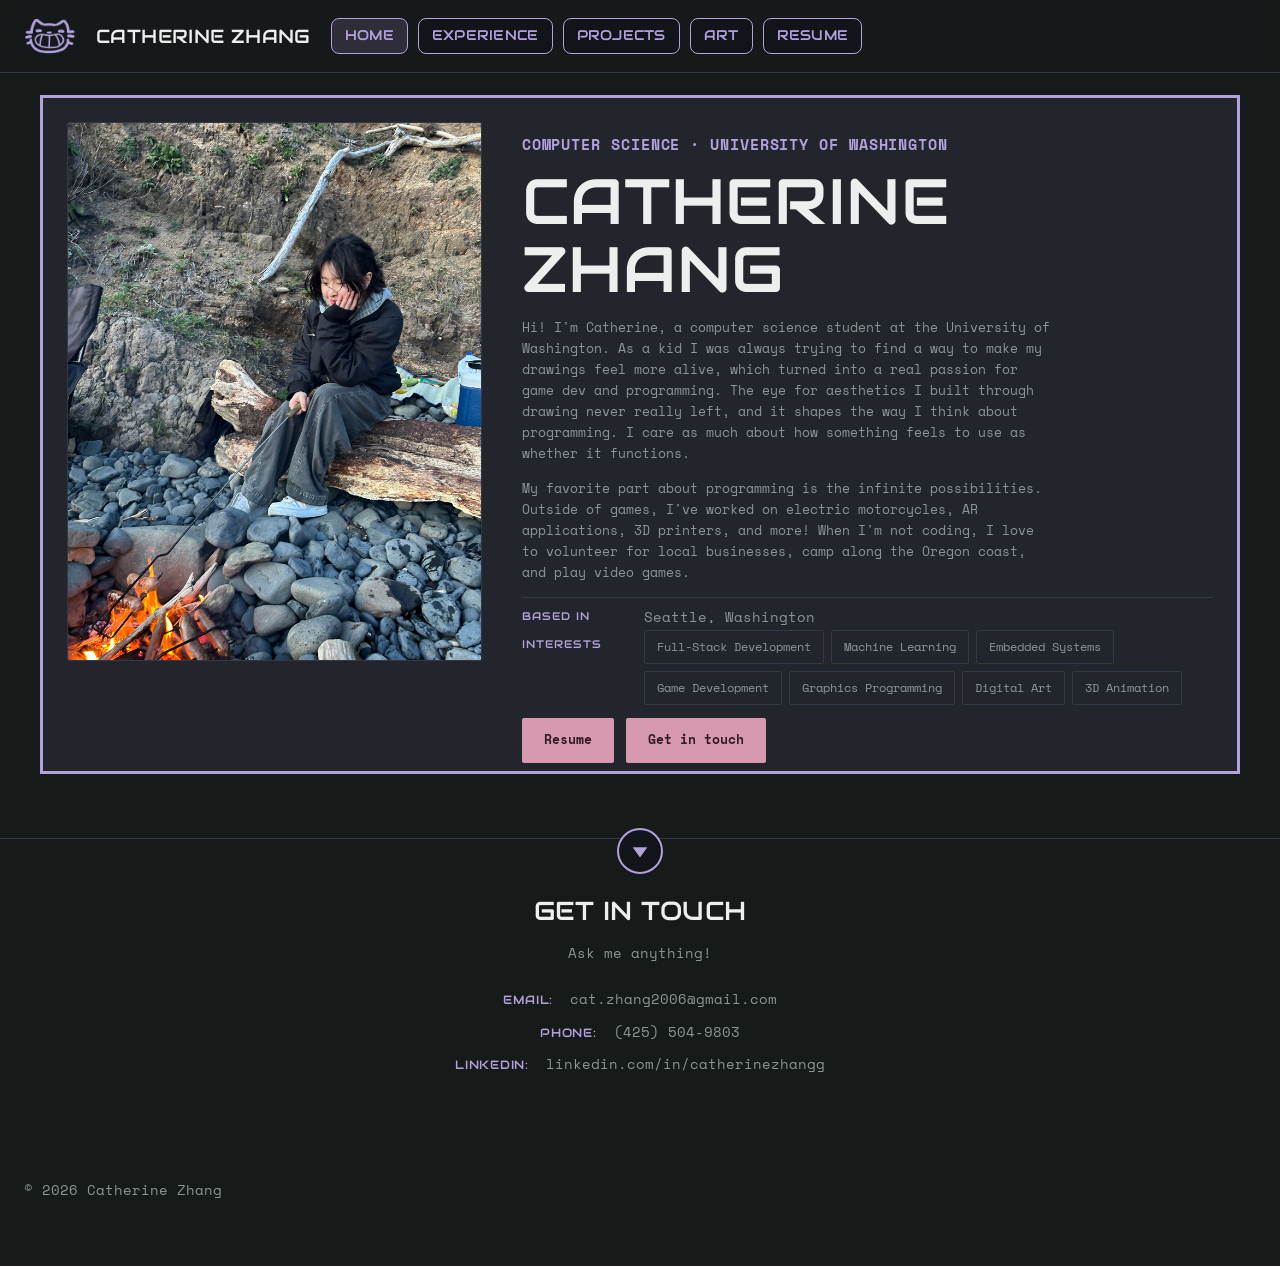
<file: index.html>
<!DOCTYPE html>
<html lang="en">
<head>
<meta charset="UTF-8">
<meta name="viewport" content="width=device-width, initial-scale=1.0">
<title>Catherine</title>
<link rel="icon" type="image/png" href="assets/logo.png">
<link rel="apple-touch-icon" href="assets/logo.png">
<link rel="stylesheet" href="styles.css">
</head>
<body>

<nav class="site-nav">
  <div class="wrap">
    <div class="nav-left">
      <div class="nav-logo">
        <img src="assets/logo.png" alt="Catherine Zhang logo">
      </div>
      <div class="nav-name">Catherine Zhang</div>
      <ul class="nav-links">
        <li><a href="index.html">Home</a></li>
        <li><a href="experience.html">Experience</a></li>
        <li><a href="projects.html">Projects</a></li>
        <li><a href="art.html">Art</a></li>
        <li><a href="resume.html">Resume</a></li>
      </ul>
    </div>
  </div>
</nav>

<section class="hero">
  <div class="wrap">
    <div class="hero-panel">
      <div class="hero-photo">
        <img src="assets/campfire.jpg" alt="Catherine Zhang">
      </div>
      <div class="hero-text">
        <div class="eyebrow">COMPUTER SCIENCE · UNIVERSITY OF WASHINGTON</div>
        <h1>Catherine Zhang</h1>
        <p class="bio">
          Hi! I'm Catherine, a computer science student at the University of Washington.
          As a kid I was always trying to find a way to make my drawings feel more alive,
          which turned into a real passion for game dev and programming. The eye for
          aesthetics I built through drawing never really left, and it shapes the way I think
          about programming. I care as much about how something feels to use as whether it functions.
        </p>
        <p class="bio">
          My favorite part about programming is the infinite possibilities. Outside of games, I've worked on
          electric motorcycles, AR applications, 3D printers, and more!
          When I'm not coding, I love to volunteer for local businesses, camp along the Oregon coast,
          and play video games.
        </p>
        <dl class="facts">
          <div class="row">
            <dt>Based in</dt>
            <dd>Seattle, Washington</dd>
          </div>
          <div class="row">
            <dt>Interests</dt>
            <dd class="focus-tags">
              <span class="tag">Full-Stack Development</span>
              <span class="tag">Machine Learning</span>
              <span class="tag">Embedded Systems</span>
              <span class="tag">Game Development</span>
              <span class="tag">Graphics Programming</span>
              <span class="tag">Digital Art</span>
              <span class="tag">3D Animation</span>
            </dd>
          </div>
        </dl>
        <div class="button-row">
          <a class="btn" href="resume.html">Resume</a>
          <a class="btn" href="#contact">Get in touch</a>
        </div>
      </div>
    </div>
  </div>
</section>

<section class="section contact-section" id="contact">
  <div class="wrap">
    <h2>Get in touch</h2>
    <p class="contact-lead">
      Ask me anything!
    </p>
    <ul class="contact-list">
      <li>
        <span class="contact-label">Email:</span>
        <a href="mailto:cat.zhang2006@gmail.com">cat.zhang2006@gmail.com</a>
      </li>
      <li>
        <span class="contact-label">Phone:</span>
        <a href="tel:+14255049803">(425) 504-9803</a>
      </li>
      <li>
        <span class="contact-label">LinkedIn:</span>
        <a href="https://www.linkedin.com/in/catherinezhangg/" target="_blank" rel="noopener">linkedin.com/in/catherinezhangg</a>
      </li>
    </ul>
  </div>
</section>

<footer>
  <div class="wrap">&copy; 2026 Catherine Zhang</div>
</footer>

<button class="scroll-cue" type="button" aria-label="Scroll down">
  <svg viewBox="0 0 24 24" fill="currentColor" aria-hidden="true">
    <polygon points="4,8 20,8 12,19"></polygon>
  </svg>
</button>

<script src="data.js"></script>
<script src="script.js"></script>
</body>
</html>
</file>
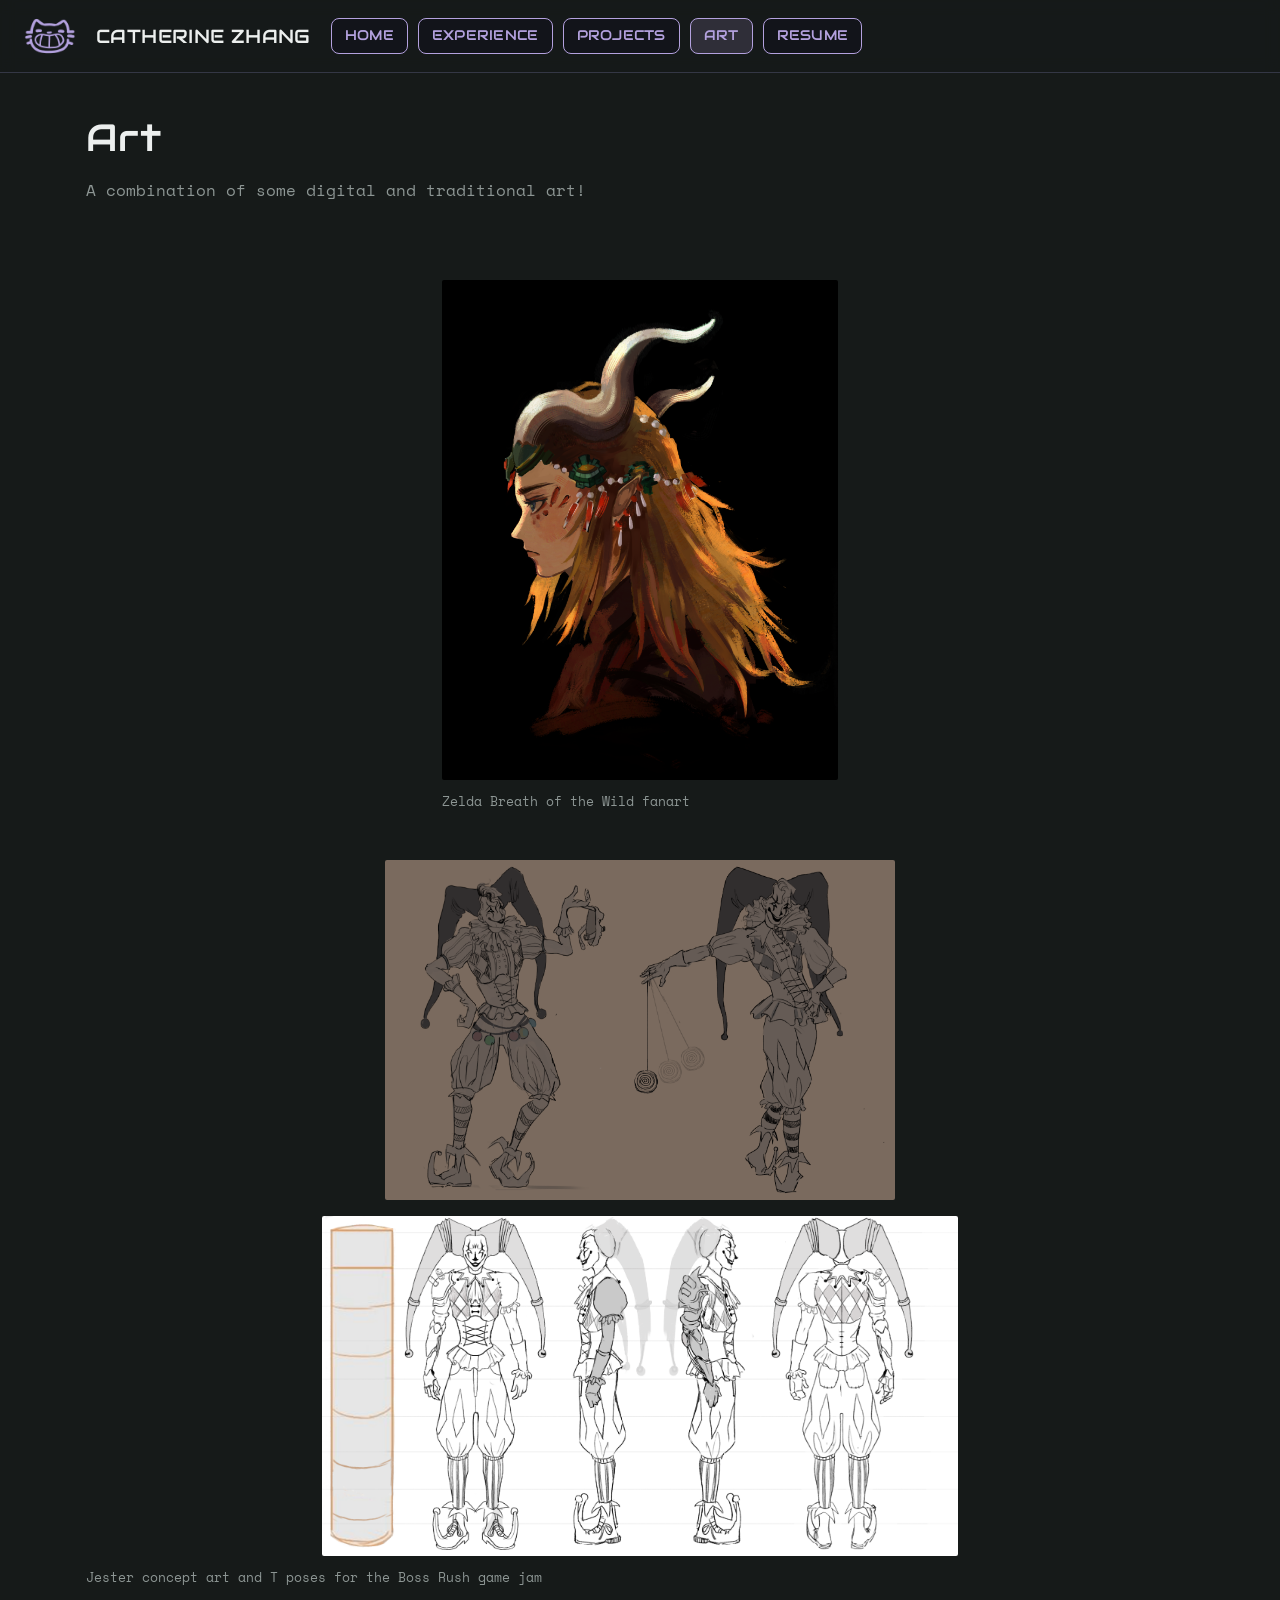
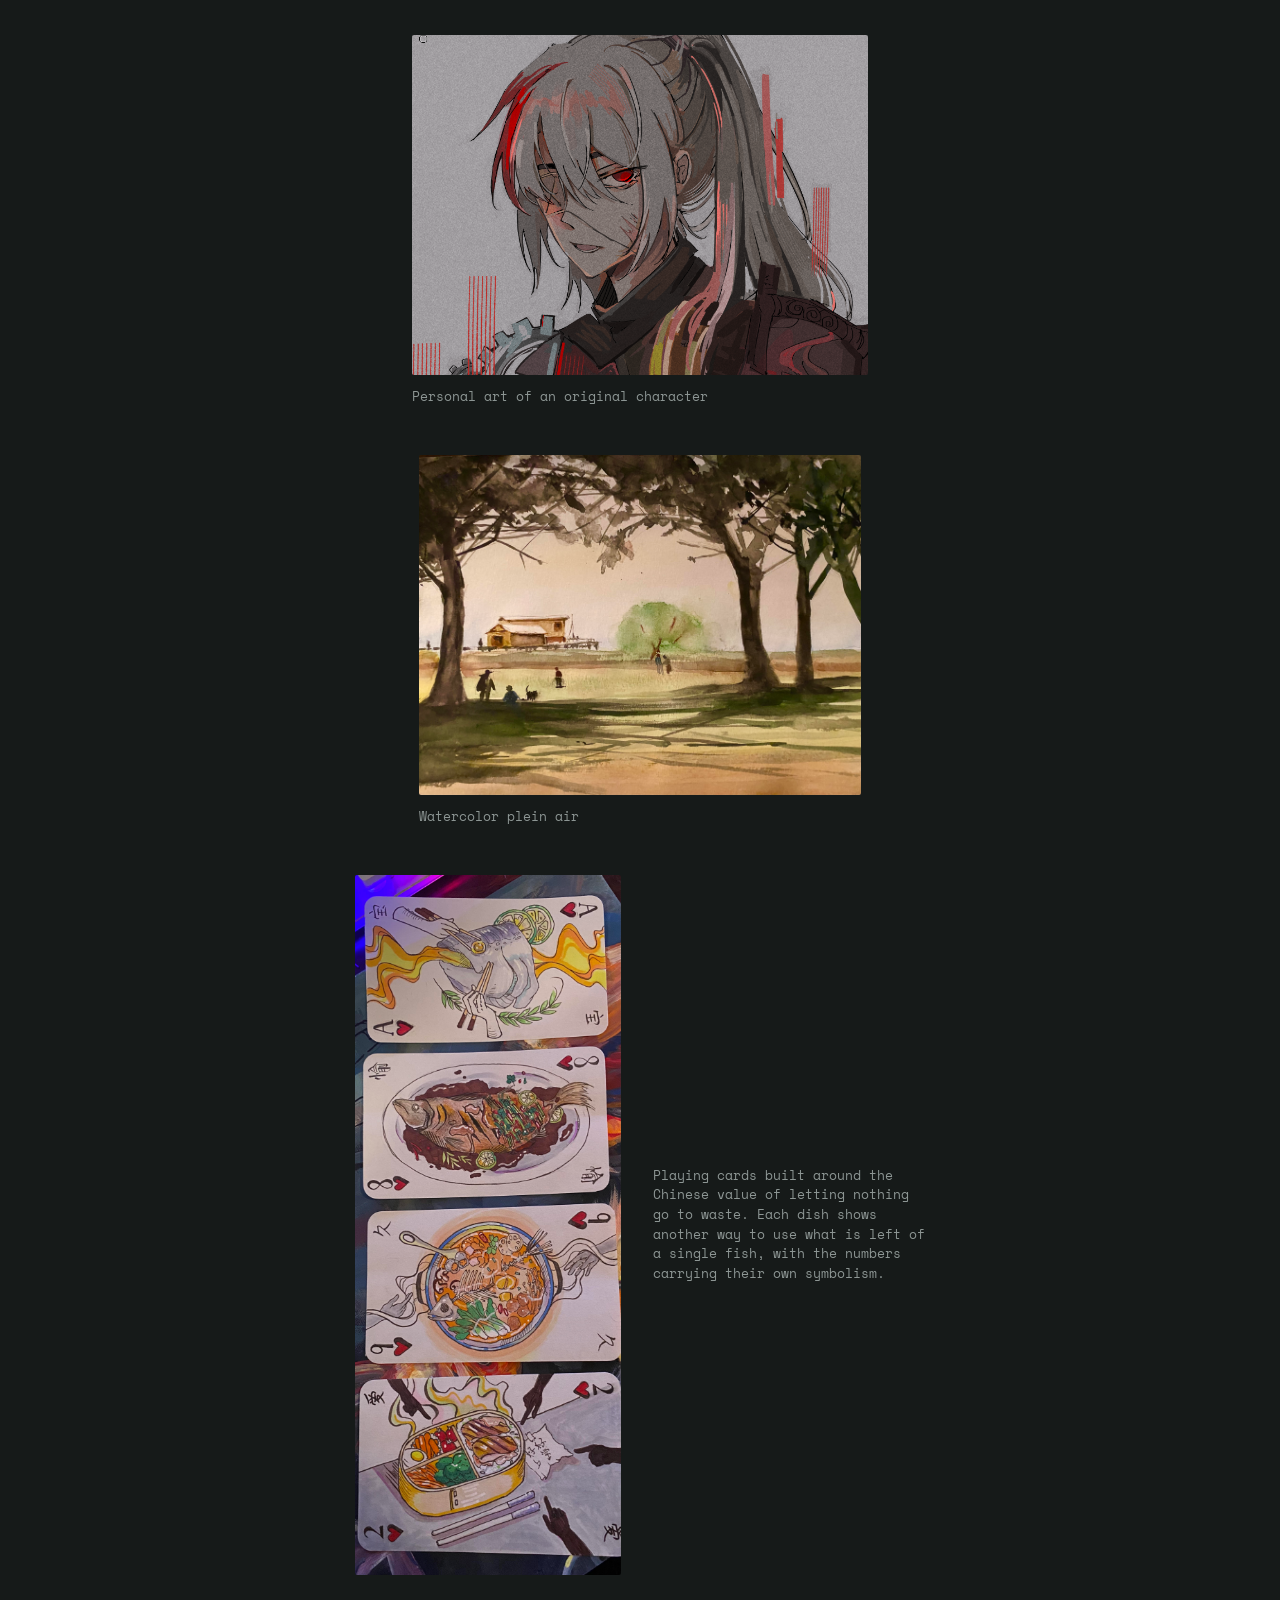
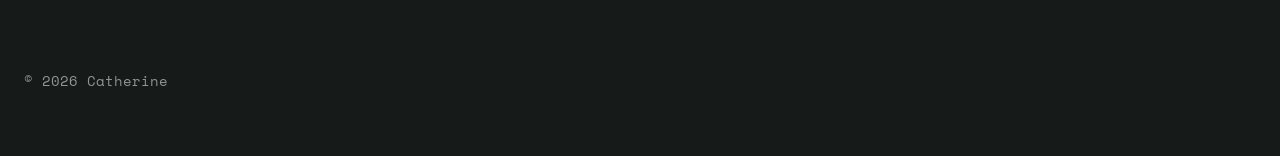
<file: art.html>
<!DOCTYPE html>
<html lang="en">
<head>
<meta charset="UTF-8">
<meta name="viewport" content="width=device-width, initial-scale=1.0">
<title>Art — Catherine</title>
<link rel="icon" type="image/png" href="assets/logo.png">
<link rel="apple-touch-icon" href="assets/logo.png">
<link rel="stylesheet" href="styles.css">
</head>
<body>

<nav class="site-nav">
  <div class="wrap">
    <div class="nav-left">
      <div class="nav-logo">
        <img src="assets/logo.png" alt="Catherine Zhang logo">
      </div>
      <div class="nav-name">Catherine Zhang</div>
      <ul class="nav-links">
        <li><a href="index.html">Home</a></li>
        <li><a href="experience.html">Experience</a></li>
        <li><a href="projects.html">Projects</a></li>
        <li><a href="art.html">Art</a></li>
        <li><a href="resume.html">Resume</a></li>
      </ul>
    </div>
  </div>
</nav>

<header class="page-header inset">
  <div class="wrap">
    <h1>Art</h1>
    <p>A combination of some digital and traditional art!</p>
  </div>
</header>

<section class="section" style="border-top: none;">
  <div class="wrap">
    <div class="art-grid" id="art-grid"></div>
  </div>
</section>

<footer>
  <div class="wrap">&copy; 2026 Catherine</div>
</footer>

<script src="data.js"></script>
<script src="script.js"></script>
</body>
</html>
</file>
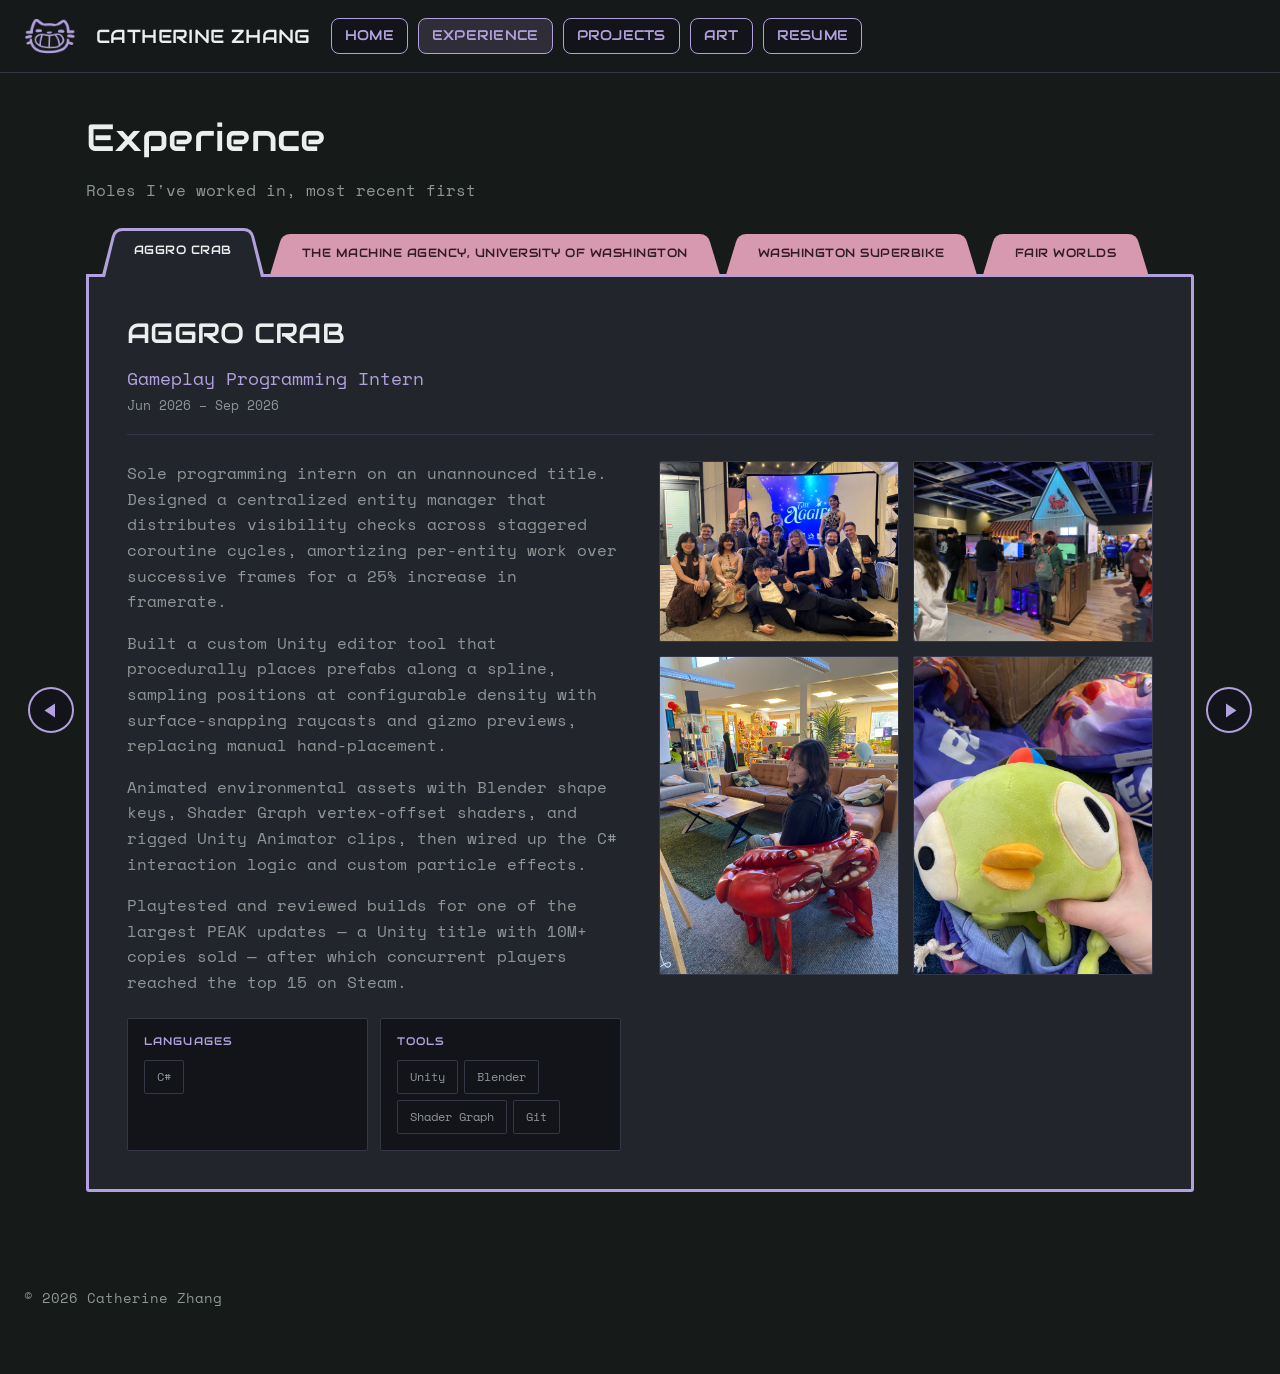
<file: experience.html>
<!DOCTYPE html>
<html lang="en">
<head>
<meta charset="UTF-8">
<meta name="viewport" content="width=device-width, initial-scale=1.0">
<title>Experience — Catherine Zhang</title>
<link rel="icon" type="image/png" href="assets/logo.png">
<link rel="apple-touch-icon" href="assets/logo.png">
<link rel="stylesheet" href="styles.css">
</head>
<body>

<nav class="site-nav">
  <div class="wrap">
    <div class="nav-left">
      <div class="nav-logo">
        <img src="assets/logo.png" alt="Catherine Zhang logo">
      </div>
      <div class="nav-name">Catherine Zhang</div>
      <ul class="nav-links">
        <li><a href="index.html">Home</a></li>
        <li><a href="experience.html">Experience</a></li>
        <li><a href="projects.html">Projects</a></li>
        <li><a href="art.html">Art</a></li>
        <li><a href="resume.html">Resume</a></li>
      </ul>
    </div>
  </div>
</nav>

<header class="page-header inset">
  <div class="wrap">
    <h1>Experience</h1>
    <p>Roles I've worked in, most recent first</p>
  </div>
</header>

<section class="section folder-section">
  <div class="wrap">
    <div id="experience-folder"></div>
  </div>
</section>

<footer>
  <div class="wrap">&copy; 2026 Catherine Zhang</div>
</footer>

<script src="data.js"></script>
<script src="script.js"></script>
</body>
</html>
</file>
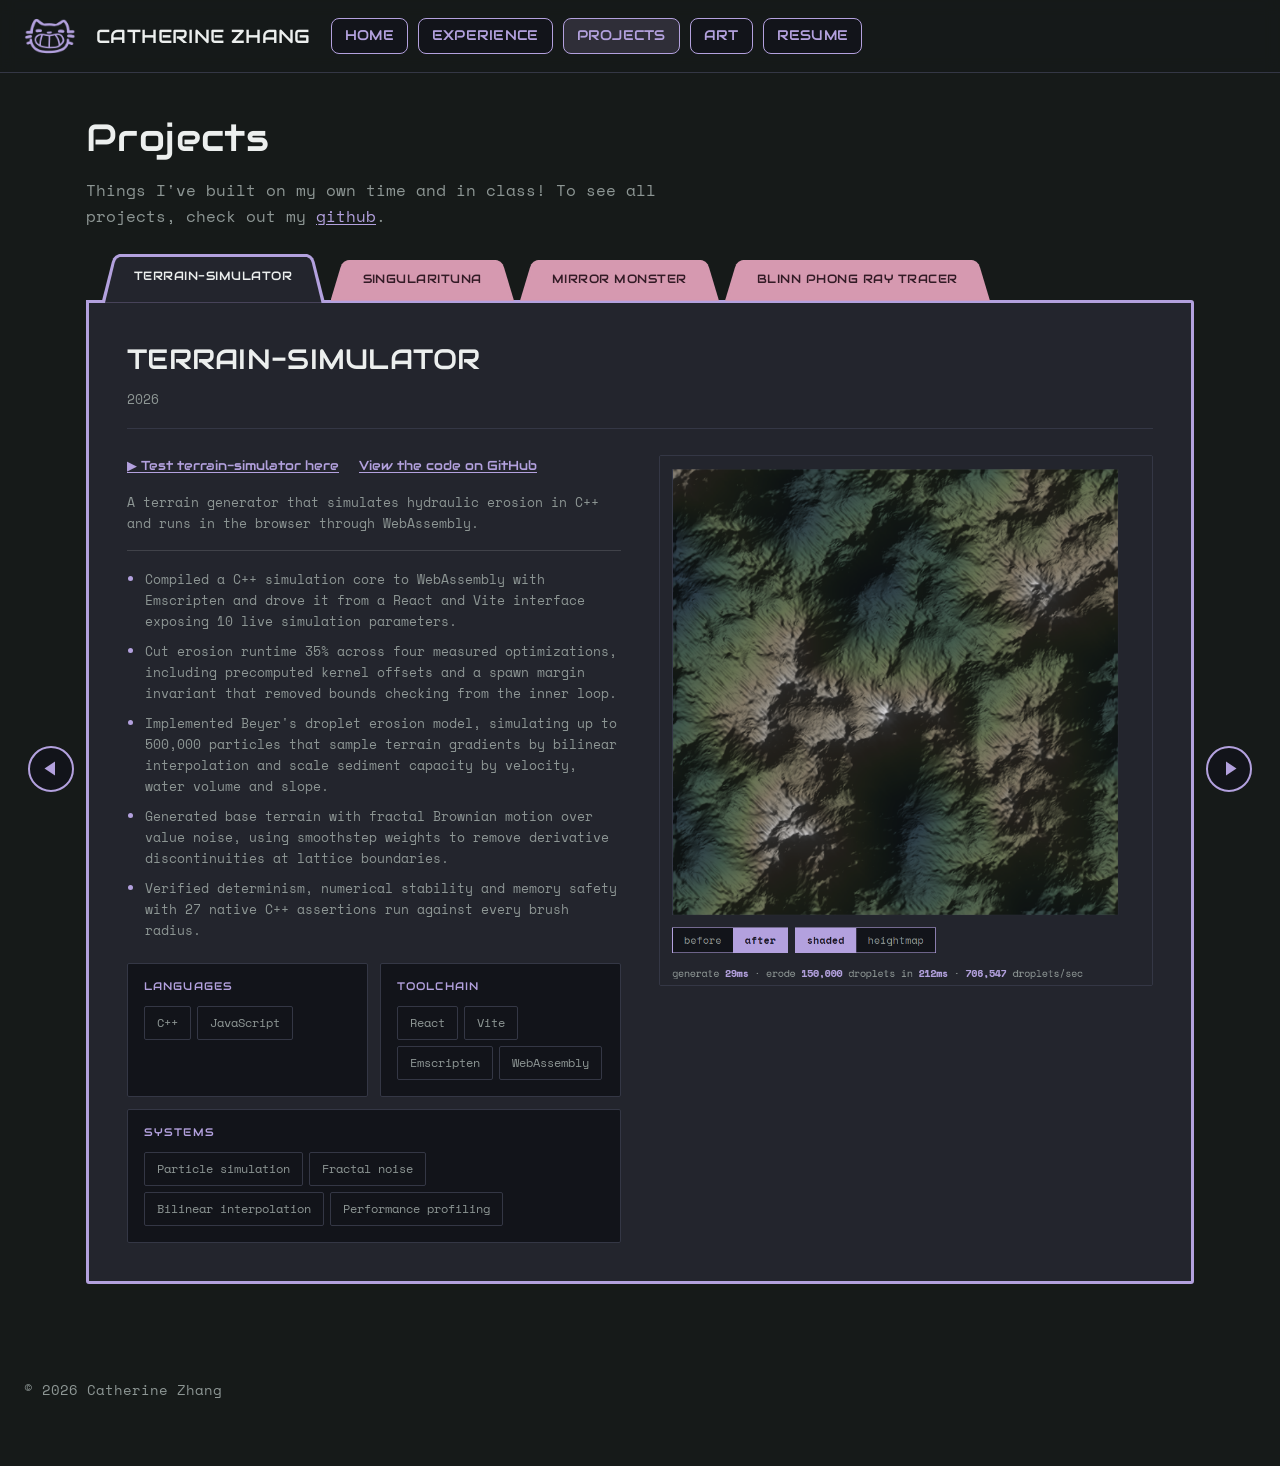
<file: projects.html>
<!DOCTYPE html>
<html lang="en">
<head>
<meta charset="UTF-8">
<meta name="viewport" content="width=device-width, initial-scale=1.0">
<title>Projects — Catherine Zhang</title>
<link rel="icon" type="image/png" href="assets/logo.png">
<link rel="apple-touch-icon" href="assets/logo.png">
<link rel="stylesheet" href="styles.css">
</head>
<body>

<nav class="site-nav">
  <div class="wrap">
    <div class="nav-left">
      <div class="nav-logo">
        <img src="assets/logo.png" alt="Catherine Zhang logo">
      </div>
      <div class="nav-name">Catherine Zhang</div>
      <ul class="nav-links">
        <li><a href="index.html">Home</a></li>
        <li><a href="experience.html">Experience</a></li>
        <li><a href="projects.html">Projects</a></li>
        <li><a href="art.html">Art</a></li>
        <li><a href="resume.html">Resume</a></li>
      </ul>
    </div>
  </div>
</nav>

<header class="page-header inset">
  <div class="wrap">
    <h1>Projects</h1>
    <p>Things I've built on my own time and in class! To see all projects, check out my
      <a href="https://github.com/Claohuu" target="_blank" rel="noopener">github</a>.</p>
  </div>
</header>

<section class="section folder-section">
  <div class="wrap">
    <div id="projects-folder"></div>
  </div>
</section>

<footer>
  <div class="wrap">&copy; 2026 Catherine Zhang</div>
</footer>

<script src="data.js"></script>
<script src="script.js"></script>
</body>
</html>
</file>
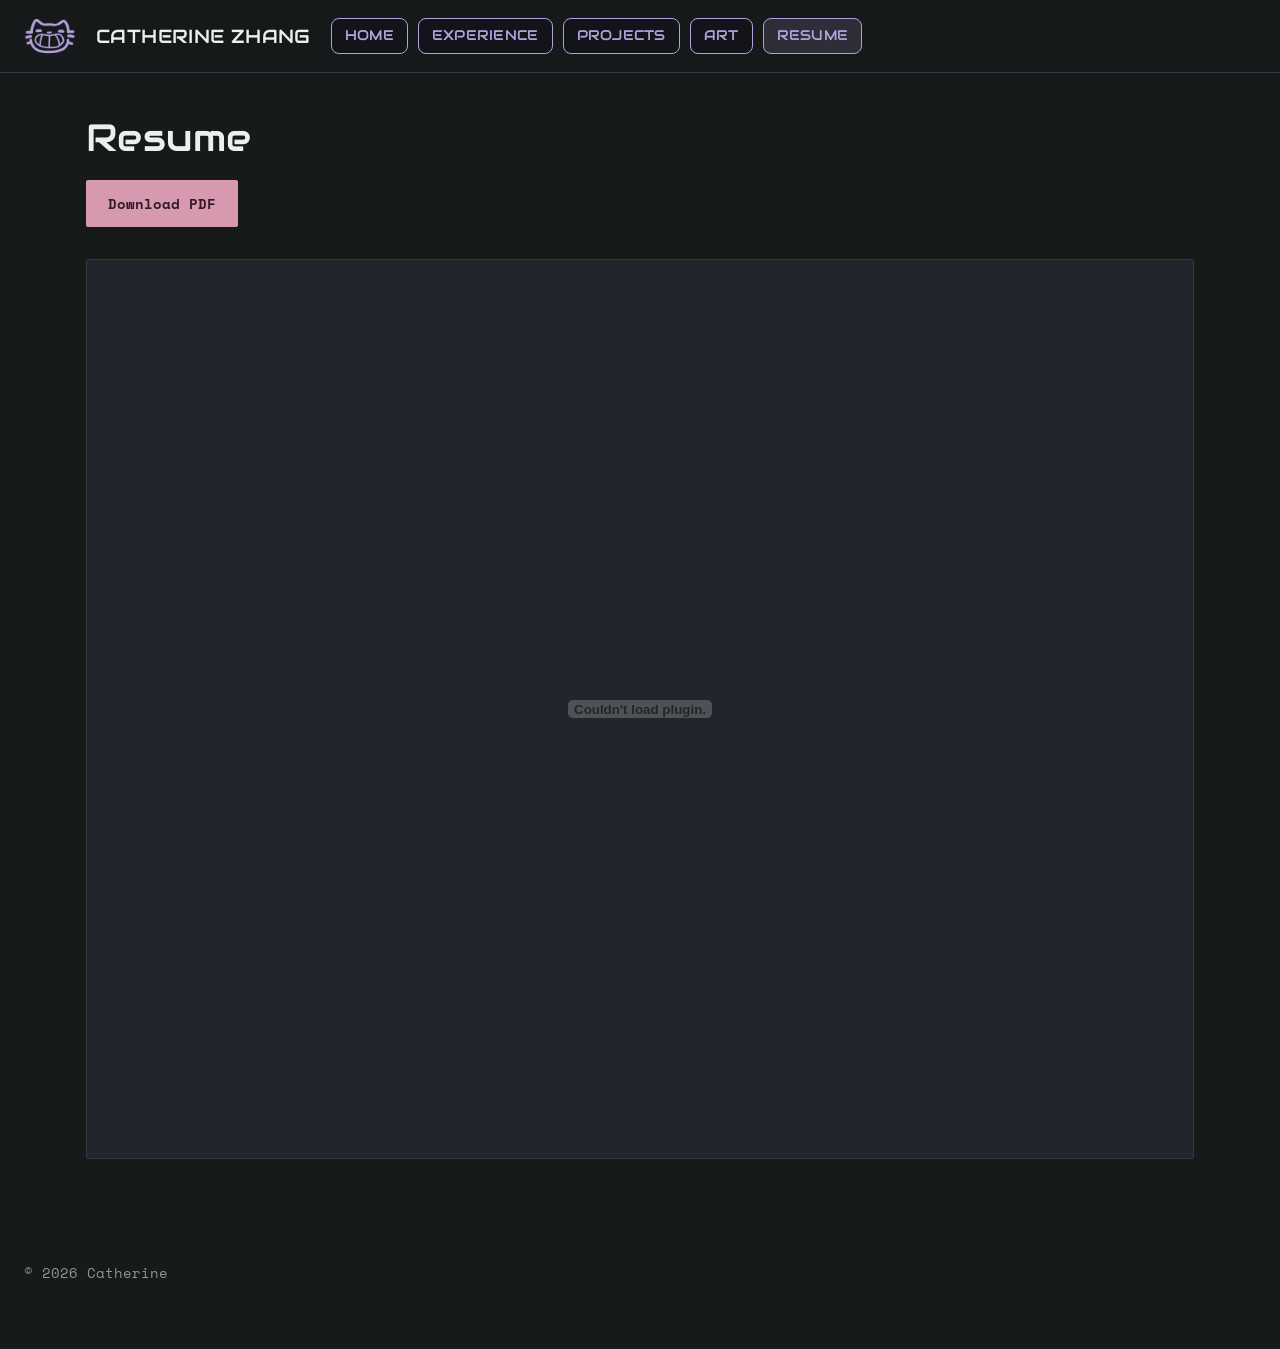
<file: resume.html>
<!DOCTYPE html>
<html lang="en">
<head>
<meta charset="UTF-8">
<meta name="viewport" content="width=device-width, initial-scale=1.0">
<title>Resume — Catherine</title>
<link rel="icon" type="image/png" href="assets/logo.png">
<link rel="apple-touch-icon" href="assets/logo.png">
<link rel="stylesheet" href="styles.css">
</head>
<body>

<nav class="site-nav">
  <div class="wrap">
    <div class="nav-left">
      <div class="nav-logo">
        <img src="assets/logo.png" alt="Catherine Zhang logo">
      </div>
      <div class="nav-name">Catherine Zhang</div>
      <ul class="nav-links">
        <li><a href="index.html">Home</a></li>
        <li><a href="experience.html">Experience</a></li>
        <li><a href="projects.html">Projects</a></li>
        <li><a href="art.html">Art</a></li>
        <li><a href="resume.html">Resume</a></li>
      </ul>
    </div>
  </div>
</nav>

<header class="page-header inset">
  <div class="wrap">
    <h1>Resume</h1>
  </div>
</header>

<section class="section resume-section">
  <div class="wrap">
    <div class="resume-body">
      <a class="resume-download" href="assets/Catherine_Zhang_resume_2.pdf" download>Download PDF</a>
      <embed class="resume-embed" src="assets/Catherine_Zhang_resume_2.pdf" type="application/pdf">
    </div>
  </div>
</section>

<footer>
  <div class="wrap">&copy; 2026 Catherine</div>
</footer>

<script src="data.js"></script>
<script src="script.js"></script>
</body>
</html>
</file>
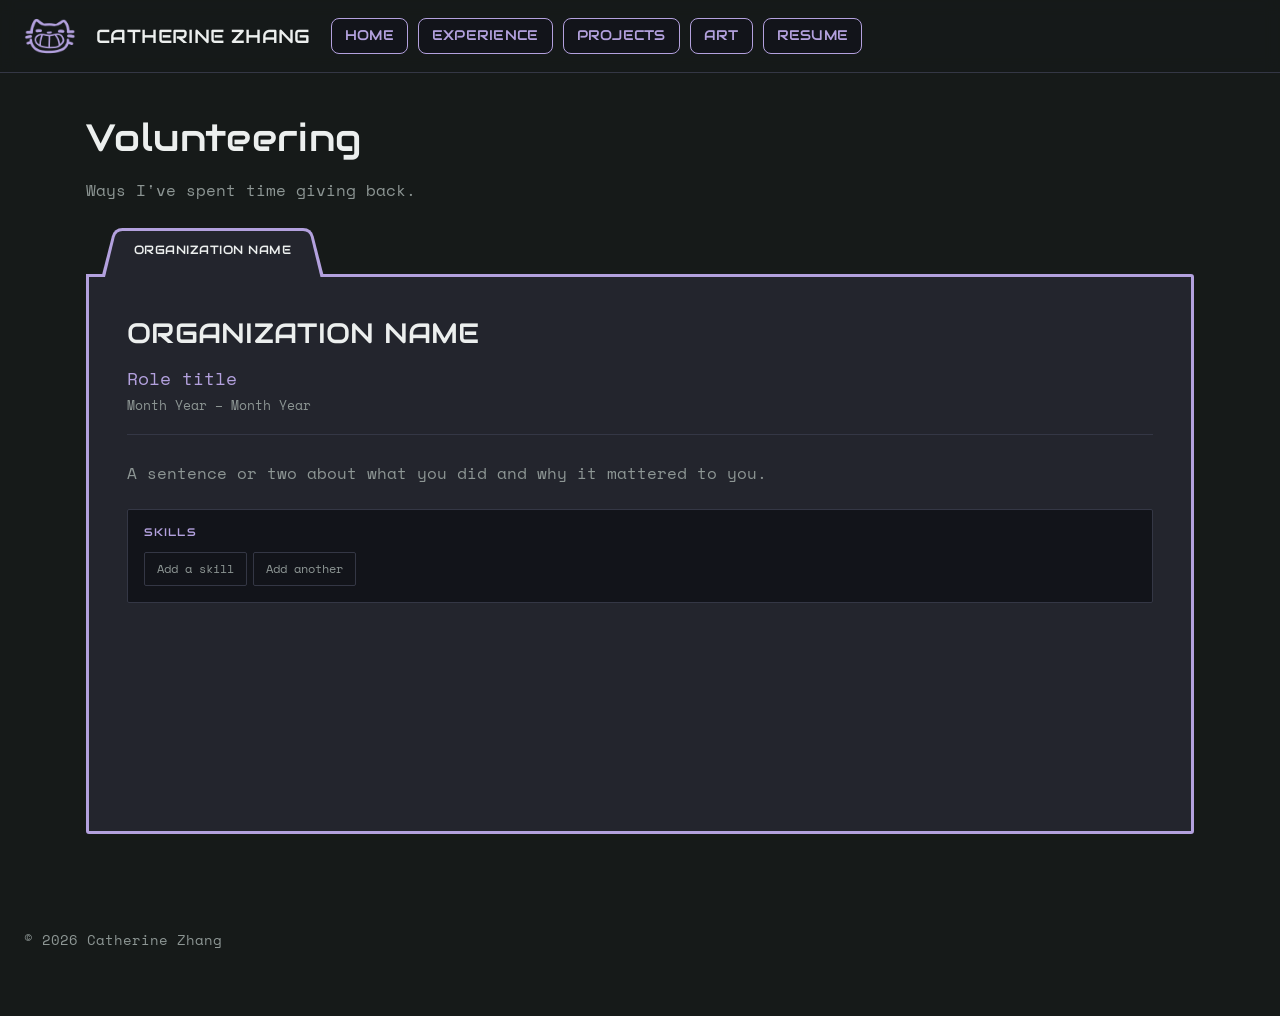
<file: volunteering.html>
<!DOCTYPE html>
<html lang="en">
<head>
<meta charset="UTF-8">
<meta name="viewport" content="width=device-width, initial-scale=1.0">
<title>Volunteering — Catherine Zhang</title>
<link rel="icon" type="image/png" href="assets/logo.png">
<link rel="apple-touch-icon" href="assets/logo.png">
<link rel="stylesheet" href="styles.css">
</head>
<body>

<nav class="site-nav">
  <div class="wrap">
    <div class="nav-left">
      <div class="nav-logo">
        <img src="assets/logo.png" alt="Catherine Zhang logo">
      </div>
      <div class="nav-name">Catherine Zhang</div>
      <ul class="nav-links">
        <li><a href="index.html">Home</a></li>
        <li><a href="experience.html">Experience</a></li>
        <li><a href="projects.html">Projects</a></li>
        <li><a href="art.html">Art</a></li>
        <li><a href="resume.html">Resume</a></li>
      </ul>
    </div>
  </div>
</nav>

<header class="page-header inset">
  <div class="wrap">
    <h1>Volunteering</h1>
    <p>Ways I've spent time giving back.</p>
  </div>
</header>

<section class="section folder-section">
  <div class="wrap">
    <div id="volunteering-folder"></div>
  </div>
</section>

<footer>
  <div class="wrap">&copy; 2026 Catherine Zhang</div>
</footer>

<script src="data.js"></script>
<script src="script.js"></script>
</body>
</html>
</file>
<file: styles.css>
@import url('https://fonts.googleapis.com/css2?family=Audiowide&family=Space+Mono:wght@400;700&family=Work+Sans:wght@400;500;600&display=swap');

:root {
  --bg: #161a19;
  --panel: #23252d;
  --panel-line: #343745;
  --tab-bg: #12141a;
  --sunken: #191b22;
  --folder-ink: #331b26;
  --block-inset: 62px;
  --text: #ecefee;
  --text-muted: #8d9694;
  --accent: #b3a1de;
  --accent-dim: rgba(179, 161, 222, 0.16);
  --accent-2: #d699b0;
  --accent-2-light: #e2b6c7;
  --max-width: 1700px;
  --font-heading: 'Audiowide', sans-serif;
  --font-body: 'Space Mono', 'Work Sans', monospace;
}

* { box-sizing: border-box; }

html { scroll-behavior: smooth; }

body {
  margin: 0;
  background: var(--bg);
  color: var(--text);
  font-family: var(--font-body);
  font-size: 16px;
  line-height: 1.6;
}

h1, h2, h3, .display {
  font-family: var(--font-heading);
  font-weight: 400;
  letter-spacing: 0.01em;
  margin: 0;
  text-transform: none;
}

a { color: inherit; text-decoration: none; }
img { max-width: 100%; display: block; }

.wrap {
  max-width: var(--max-width);
  margin: 0 auto;
  padding: 0 24px;
}

/* ---------- Nav ---------- */

nav.site-nav {
  position: sticky;
  top: 0;
  z-index: 10;
  background: rgba(22, 26, 25, 0.92);
  backdrop-filter: blur(8px);
  border-bottom: 1px solid var(--panel-line);
}

nav.site-nav .wrap {
  display: flex;
  align-items: center;
  height: 72px;
}

.nav-left {
  display: flex;
  align-items: center;
  gap: 20px;
  flex-wrap: wrap;
}

.nav-logo {
  width: 52px;
  height: 52px;
  flex-shrink: 0;
}

.nav-logo img { width: 100%; height: 100%; object-fit: contain; }

.nav-name {
  font-family: var(--font-heading);
  font-size: 1.2rem;
  color: var(--text);
  letter-spacing: 0.02em;
  text-transform: uppercase;
}

.nav-links {
  display: flex;
  gap: 10px;
  list-style: none;
  margin: 0;
  padding: 0;
}

.nav-links a {
  display: inline-block;
  padding: 6px 13px;
  border-radius: 8px;
  border: 1px solid var(--accent);
  background: var(--tab-bg);
  color: var(--accent);
  font-family: var(--font-heading);
  font-size: 0.85rem;
  font-weight: 400;
  letter-spacing: 0.02em;
  text-transform: uppercase;
  transition: background 0.15s ease, color 0.15s ease, border-color 0.15s ease;
}

.nav-links a:hover {
  background: var(--accent-2);
  border-color: var(--accent-2);
  color: var(--folder-ink);
}

.nav-links a.active {
  background: var(--accent-dim);
  color: var(--accent);
}

/* ---------- Hero (home) ---------- */

.hero {
  padding: 22px 0 64px;
}

.hero-panel {
  border: 3px solid var(--accent);
  border-radius: 0;
  margin: 0 16px;
  padding: 24px 24px 18px;
  display: grid;
  grid-template-columns: 0.75fr 1.25fr;
  gap: 40px;
  align-items: stretch;
  background: var(--panel);
}

/* locked to the photo's own 3:4 ratio so it shows the full frame at every
   width instead of cropping into a tall strip as the column narrows */
.hero-photo {
  position: relative;
  aspect-ratio: 0.77;
  align-self: start;
  border-radius: 2px;
  overflow: hidden;
  background: var(--sunken);
  border: 1px solid var(--panel-line);
}

.hero-photo img { position: absolute; inset: 0; width: 100%; height: 100%; object-fit: cover; }

/* centres the text against the photo where there is room; the transform nudges
   it down without adding height, so the panel size is unaffected */
.hero-text {
  display: flex;
  flex-direction: column;
  justify-content: center;
  transform: translateY(10px);
}

.hero-text .eyebrow {
  color: var(--accent);
  font-size: 0.95rem;
  font-weight: 600;
  letter-spacing: 0.06em;
  margin-bottom: 12px;
}

.hero-text h1 {
  font-size: 4rem;
  line-height: 1.05;
  margin-bottom: 14px;
  text-transform: uppercase;
}

.hero-text p.bio {
  color: var(--text-muted);
  font-size: 0.82rem;
  max-width: 66ch;
  /* flex column, so margins add rather than collapse — set both explicitly
     to keep the gap above and below the bio even */
  margin: 0 0 14px;
}

.facts {
  margin: 0 0 12px;
  padding: 3px 0 0;
  border-top: 1px solid var(--panel-line);
}

.facts .row {
  display: grid;
  grid-template-columns: 110px 1fr;
  gap: 12px;
  padding: 1px 0;
}

.facts dt {
  font-family: var(--font-heading);
  font-size: 0.68rem;
  letter-spacing: 0.09em;
  text-transform: uppercase;
  color: var(--accent);
  padding-top: 6px;
}

.facts dd {
  margin: 0;
  color: var(--text-muted);
  font-size: 0.85rem;
  padding-top: 5px;
}

.facts .focus-tags {
  display: flex;
  flex-wrap: wrap;
  gap: 7px;
  padding-top: 0;
}

.tag {
  border: 1px solid var(--panel-line);
  color: var(--text-muted);
  font-size: 0.78rem;
  padding: 6px 12px;
  border-radius: 2px;
}

.button-row { display: flex; gap: 12px; flex-wrap: wrap; }

.btn {
  display: inline-block;
  padding: 12px 22px;
  border-radius: 2px;
  background: var(--accent-2);
  color: var(--folder-ink);
  font-weight: 600;
  font-size: 0.8rem;
  transition: background 0.15s ease;
}

.btn:hover { background: var(--accent-2-light); }

/* ---------- Section headings ---------- */

.section { padding: 52px 0; border-top: 1px solid var(--panel-line); }
.section h2 { font-size: 1.6rem; margin-bottom: 26px; }

/* ---------- Generic page header ---------- */

.page-header { padding: 56px 0 8px; }
.page-header h1 { font-size: 2.4rem; }
.page-header p { color: var(--text-muted); margin-top: 10px; max-width: 60ch; }

.page-header p a {
  color: var(--accent);
  text-decoration: underline;
  text-underline-offset: 2px;
}

.page-header p a:hover { color: var(--accent-2); }

/* line the page title up with the left edge of the block beneath it */
.page-header.inset { padding-top: 34px; }
.page-header.inset .wrap { padding-left: calc(24px + var(--block-inset)); }
.art-grid { margin: 0 var(--block-inset); }

/* ---------- File folder (experience / projects / volunteering) ---------- */

.folder-section,
.resume-section {
  border-top: none;
  padding-top: 0;
}

.folder-shell {
  position: relative;
  padding: 0 var(--block-inset);
}

/* the strip's 3px bottom padding gives the open tab room to hang over the
   block's top border without the scroll container clipping it */
.folder-tabs {
  position: relative;
  z-index: 3;
  display: flex;
  align-items: flex-end;
  gap: 0 6px;
  padding: 0 0 3px 16px;
  margin-bottom: -3px;
  overflow-x: auto;
  scrollbar-width: none;
}

.folder-tabs::-webkit-scrollbar { display: none; }

.folder-tab {
  position: relative;
  z-index: 1;
  flex: 0 0 auto;
  appearance: none;
  cursor: pointer;
  margin: 0;
  padding: 11px 32px 13px;
  border: 0;
  background: none;
  color: var(--folder-ink);
  font-family: var(--font-heading);
  font-size: 0.78rem;
  letter-spacing: 0.04em;
  text-transform: uppercase;
  white-space: nowrap;
  transition: color 0.15s ease;
}

/* the tapered tab is two clipped layers: ::before is the outline, ::after is
   the fill inset by the outline's 3px. A transformed shape would scale the
   border, so the outline is drawn as geometry instead. */
.folder-tab::before,
.folder-tab::after {
  content: "";
  position: absolute;
  transition: background 0.15s ease;
}

/* the extra points at the top corners round them off; the -1px bottom laps
   the outline into the block's border so no hairline gap shows at the join */
.folder-tab::before {
  inset: 0 0 -1px;
  z-index: -2;
  background: var(--accent-2);
  clip-path: polygon(
    20.5px 0,
    calc(100% - 20.5px) 0,
    calc(100% - 16.6px) 0.5px,
    calc(100% - 13.6px) 2.1px,
    calc(100% - 11.3px) 4.6px,
    calc(100% - 9.9px) 8.2px,
    100% 100%,
    0 100%,
    9.9px 8.2px,
    11.3px 4.6px,
    13.6px 2.1px,
    16.6px 0.5px
  );
}

.folder-tab::after {
  inset: 3px 3px 0;
  z-index: -1;
  background: var(--accent-2);
  clip-path: polygon(
    17.5px 0,
    calc(100% - 17.5px) 0,
    calc(100% - 14.7px) 0.4px,
    calc(100% - 12.5px) 1.5px,
    calc(100% - 10.8px) 3.4px,
    calc(100% - 9.7px) 6px,
    100% 100%,
    0 100%,
    9.7px 6px,
    10.8px 3.4px,
    12.5px 1.5px,
    14.7px 0.4px
  );
}

.folder-tab:hover::before,
.folder-tab:hover::after { background: var(--accent-2-light); }

.folder-tab[aria-selected="true"] {
  z-index: 4;
  padding-top: 14px;
  padding-bottom: 16px;
  color: var(--text);
}

.folder-tab[aria-selected="true"]::before,
.folder-tab[aria-selected="true"]:hover::before { background: var(--accent); }

/* the fill runs 3px past the tab's base to erase the block's top border,
   while the outline stops at it — so the strokes meet without overshooting */
.folder-tab[aria-selected="true"]::after,
.folder-tab[aria-selected="true"]:hover::after {
  inset: 3px 3px -3px;
  background: var(--panel);
}

.folder-body {
  position: relative;
  z-index: 2;
  min-height: 560px;
  border: 3px solid var(--accent);
  border-radius: 0 3px 3px 3px;
  background: var(--panel);
  padding: 34px 38px 38px;
}

.folder-panel { display: none; }
.folder-panel.is-active { display: block; }

.folder-head {
  border-bottom: 1px solid var(--panel-line);
  padding-bottom: 18px;
  margin-bottom: 26px;
}

.folder-head h2 {
  font-size: 1.75rem;
  text-transform: uppercase;
  margin-bottom: 8px;
}

.folder-org { color: var(--accent); font-size: 1.15rem; }
.folder-when { color: var(--text-muted); font-size: 0.82rem; margin-top: 2px; }

.folder-grid {
  display: grid;
  grid-template-columns: 1fr 1fr;
  gap: 38px;
  align-items: start;
}

/* entries with no photos let the text use the whole block */
.folder-grid.is-textonly { grid-template-columns: 1fr; }
.folder-grid.is-textonly .folder-text p { max-width: 78ch; }

.folder-text p { color: var(--text-muted); margin: 0 0 16px; }

.folder-play {
  display: flex;
  flex-wrap: wrap;
  gap: 8px 20px;
  margin: 0 0 16px;
  font-family: var(--font-heading);
  font-size: 0.82rem;
}

/* the translucent rule separates the blurb above from the build notes below */
.folder-bullets {
  margin: 0;
  padding: 18px 0 0 18px;
  border-top: 1px solid rgba(236, 239, 238, 0.14);
  color: var(--text-muted);
}

.folder-bullets li { margin-bottom: 9px; }
.folder-bullets li::marker { color: var(--accent); }

/* projects run long, so their copy sits a step smaller than the other folders */
#projects-folder .folder-text p,
#projects-folder .folder-bullets { font-size: 0.82rem; }

.folder-media {
  display: flex;
  flex-direction: column;
  gap: 14px;
}

.folder-video {
  width: 100%;
  height: auto;
  display: block;
  border: 1px solid var(--panel-line);
  border-radius: 2px;
  background: var(--sunken);
}

.folder-embed {
  position: relative;
  aspect-ratio: 16 / 9;
  border: 1px solid var(--panel-line);
  border-radius: 2px;
  overflow: hidden;
  background: var(--sunken);
}

.folder-embed iframe {
  position: absolute;
  inset: 0;
  width: 100%;
  height: 100%;
  border: 0;
}

.folder-shots.is-grid .folder-shot.is-wide { grid-column: 1 / -1; }

.folder-text a {
  color: var(--accent);
  text-decoration: underline;
  text-underline-offset: 2px;
}

.folder-text a:hover { color: var(--accent-2); }

.skill-boxes {
  display: flex;
  flex-wrap: wrap;
  gap: 12px;
  margin-top: 22px;
}

.skill-box {
  flex: 1 1 190px;
  border: 1px solid var(--panel-line);
  border-radius: 2px;
  padding: 14px 16px 16px;
  background: var(--tab-bg);
}

.skill-box h4 {
  font-family: var(--font-heading);
  font-size: 0.7rem;
  font-weight: 400;
  color: var(--accent);
  letter-spacing: 0.1em;
  text-transform: uppercase;
  margin: 0 0 10px;
}

.skill-chips { display: flex; flex-wrap: wrap; gap: 6px; }

/* multi-column instead of a grid: photos flow and the browser balances the two
   columns, so tall and short shots pack together without leaving row gaps */
.folder-shots {
  column-count: 2;
  column-gap: 14px;
}

.folder-shot {
  break-inside: avoid;
  margin: 0 0 14px;
  border: 1px solid var(--panel-line);
  border-radius: 2px;
  background: var(--sunken);
  overflow: hidden;
}

/* no forced ratio and no cover, so photos are never cropped */
.folder-shot img { width: 100%; height: auto; display: block; }

/* landscape shots take the full width rather than sitting in one column */
.folder-shot.is-wide { column-span: all; }

/* shotsLayout: "grid" fills left-to-right in rows instead of flowing down
   columns — use it when photos are meant to pair up across each row */
.folder-shots.is-grid {
  column-count: initial;
  display: grid;
  grid-template-columns: 1fr 1fr;
  gap: 14px;
  align-items: start;
}

.folder-shots.is-grid .folder-shot { margin: 0; }

/* set smallShots: true on an entry to scale its photo set down and centre it */
.folder-shots.is-small {
  max-width: 78%;
  margin-left: auto;
  margin-right: auto;
}

.folder-shot figcaption {
  padding: 8px 10px 10px;
  font-size: 0.75rem;
  color: var(--text-muted);
}

.folder-arrow {
  position: absolute;
  top: 50%;
  transform: translateY(-50%);
  width: 46px;
  height: 46px;
  display: grid;
  place-items: center;
  padding: 0;
  border: 2px solid var(--accent);
  border-radius: 50%;
  background: var(--tab-bg);
  color: var(--accent);
  cursor: pointer;
  transition: background 0.15s ease, color 0.15s ease, border-color 0.15s ease;
}

.folder-arrow svg { width: 21px; height: 21px; }
.folder-arrow.prev { left: 4px; }
.folder-arrow.prev svg { transform: scaleX(-1); }
.folder-arrow.next { right: 4px; }

.folder-arrow:hover {
  background: var(--accent-2);
  border-color: var(--accent-2);
  color: var(--folder-ink);
}

/* ---------- Get in touch ---------- */

.contact-section {
  scroll-margin-top: 92px;
  padding-bottom: 60px;
  text-align: center;
}

.contact-section h2 { text-transform: uppercase; }

.contact-lead {
  color: var(--text-muted);
  font-size: 0.88rem;
  margin: -16px 0 24px;
}

.contact-list {
  list-style: none;
  margin: 0;
  padding: 0;
  display: flex;
  flex-direction: column;
  gap: 10px;
  font-size: 0.88rem;
}

.contact-label {
  font-family: var(--font-heading);
  font-size: 0.72rem;
  letter-spacing: 0.06em;
  text-transform: uppercase;
  color: var(--accent);
  margin-right: 8px;
}

.contact-list a {
  color: var(--text-muted);
  border-bottom: 1px solid transparent;
  transition: color 0.15s ease, border-color 0.15s ease;
}

.contact-list a:hover {
  color: var(--accent);
  border-bottom-color: var(--accent);
}

/* ---------- Scroll cue ---------- */

.scroll-cue {
  position: fixed;
  left: 50%;
  bottom: 26px;
  z-index: 20;
  transform: translateX(-50%);
  width: 46px;
  height: 46px;
  display: grid;
  place-items: center;
  padding: 0;
  border: 2px solid var(--accent);
  border-radius: 50%;
  background: rgba(18, 20, 26, 0.85);
  backdrop-filter: blur(6px);
  color: var(--accent);
  cursor: pointer;
  animation: cue-bob 1.9s ease-in-out infinite;
  transition: opacity 0.3s ease, visibility 0.3s ease;
}

.scroll-cue svg { width: 22px; height: 22px; }

.scroll-cue:hover {
  background: var(--accent-2);
  border-color: var(--accent-2);
  color: var(--folder-ink);
}

.scroll-cue.is-hidden {
  opacity: 0;
  visibility: hidden;
}

@keyframes cue-bob {
  0%, 100% { transform: translate(-50%, 0); }
  50% { transform: translate(-50%, 7px); }
}

/* ---------- Art gallery ---------- */

/* every piece keeps its own proportions: no frame, no crop, capped by height so
   wildly different shapes still carry similar visual weight down the page */
.art-grid {
  display: flex;
  flex-direction: column;
  align-items: center;
  gap: 48px;
}

.art-piece {
  margin: 0;
  width: fit-content;
  max-width: 100%;
}

.art-shots {
  display: flex;
  flex-wrap: wrap;
  justify-content: center;
  align-items: flex-start;
  gap: 16px;
}

.art-shots img {
  display: block;
  width: auto;
  height: auto;
  max-width: 100%;
  max-height: 340px;
  border-radius: 2px;
  cursor: zoom-in;
}

/* fit-content on the figure keeps this exactly as wide as the art above it */
.art-piece figcaption {
  margin-top: 12px;
  font-size: 0.82rem;
  line-height: 1.5;
  color: var(--text-muted);
}

/* captionBeside: true sets the caption alongside a tall piece rather than under */
.art-piece.is-beside {
  display: flex;
  align-items: center;
  gap: 32px;
}

.art-piece.is-beside figcaption {
  margin-top: 0;
  max-width: 34ch;
}

.lightbox {
  position: fixed;
  inset: 0;
  z-index: 100;
  display: flex;
  align-items: center;
  justify-content: center;
  padding: 40px;
  background: rgba(12, 14, 18, 0.94);
  cursor: zoom-out;
}

.lightbox[hidden] { display: none; }

.lightbox img {
  display: block;
  width: auto;
  height: auto;
  max-width: 100%;
  max-height: 100%;
}

.no-scroll { overflow: hidden; }

/* ---------- Resume page ---------- */

.resume-body { margin: 0 var(--block-inset); }

.resume-download {
  display: inline-block;
  margin: 4px 0 32px;
  padding: 12px 22px;
  background: var(--accent-2);
  color: var(--folder-ink);
  border-radius: 2px;
  font-weight: 600;
  font-size: 0.9rem;
}

.resume-embed {
  width: 100%;
  height: 900px;
  border: 1px solid var(--panel-line);
  border-radius: 2px;
  background: var(--panel);
}

/* ---------- Footer ---------- */

footer { padding: 44px 0 64px; color: var(--text-muted); font-size: 0.85rem; }

/* ---------- Responsive ---------- */

@media (max-width: 1100px) {
  .folder-grid { grid-template-columns: 1fr; gap: 26px; }
  .folder-body { min-height: 0; }
}

@media (max-width: 760px) {
  :root { --block-inset: 0px; }
  .hero-panel { grid-template-columns: 1fr; padding: 24px; }
  .art-shots img { max-height: 240px; }
  nav.site-nav .wrap { flex-wrap: wrap; height: auto; padding: 14px 24px; }
  .nav-left { gap: 12px; }
  .nav-links { gap: 6px; flex-wrap: wrap; }
  .nav-links a { padding: 5px 11px; font-size: 0.76rem; }

  .folder-shell { padding: 0 0 66px; }
  .folder-body { padding: 24px 20px 28px; }
  .folder-head h2 { font-size: 1.3rem; }
  .folder-arrow { top: auto; bottom: 0; transform: none; }
  .folder-arrow.prev { left: 25%; }
  .folder-arrow.next { right: 25%; }
}

@media (prefers-reduced-motion: reduce) {
  html { scroll-behavior: auto; }
  .nav-links a, .btn, .folder-tab, .folder-arrow, .contact-list a { transition: none; }
  .scroll-cue { animation: none; }
}

a:focus-visible, .btn:focus-visible {
  outline: 2px solid var(--accent-2);
  outline-offset: 2px;
}
</file>
